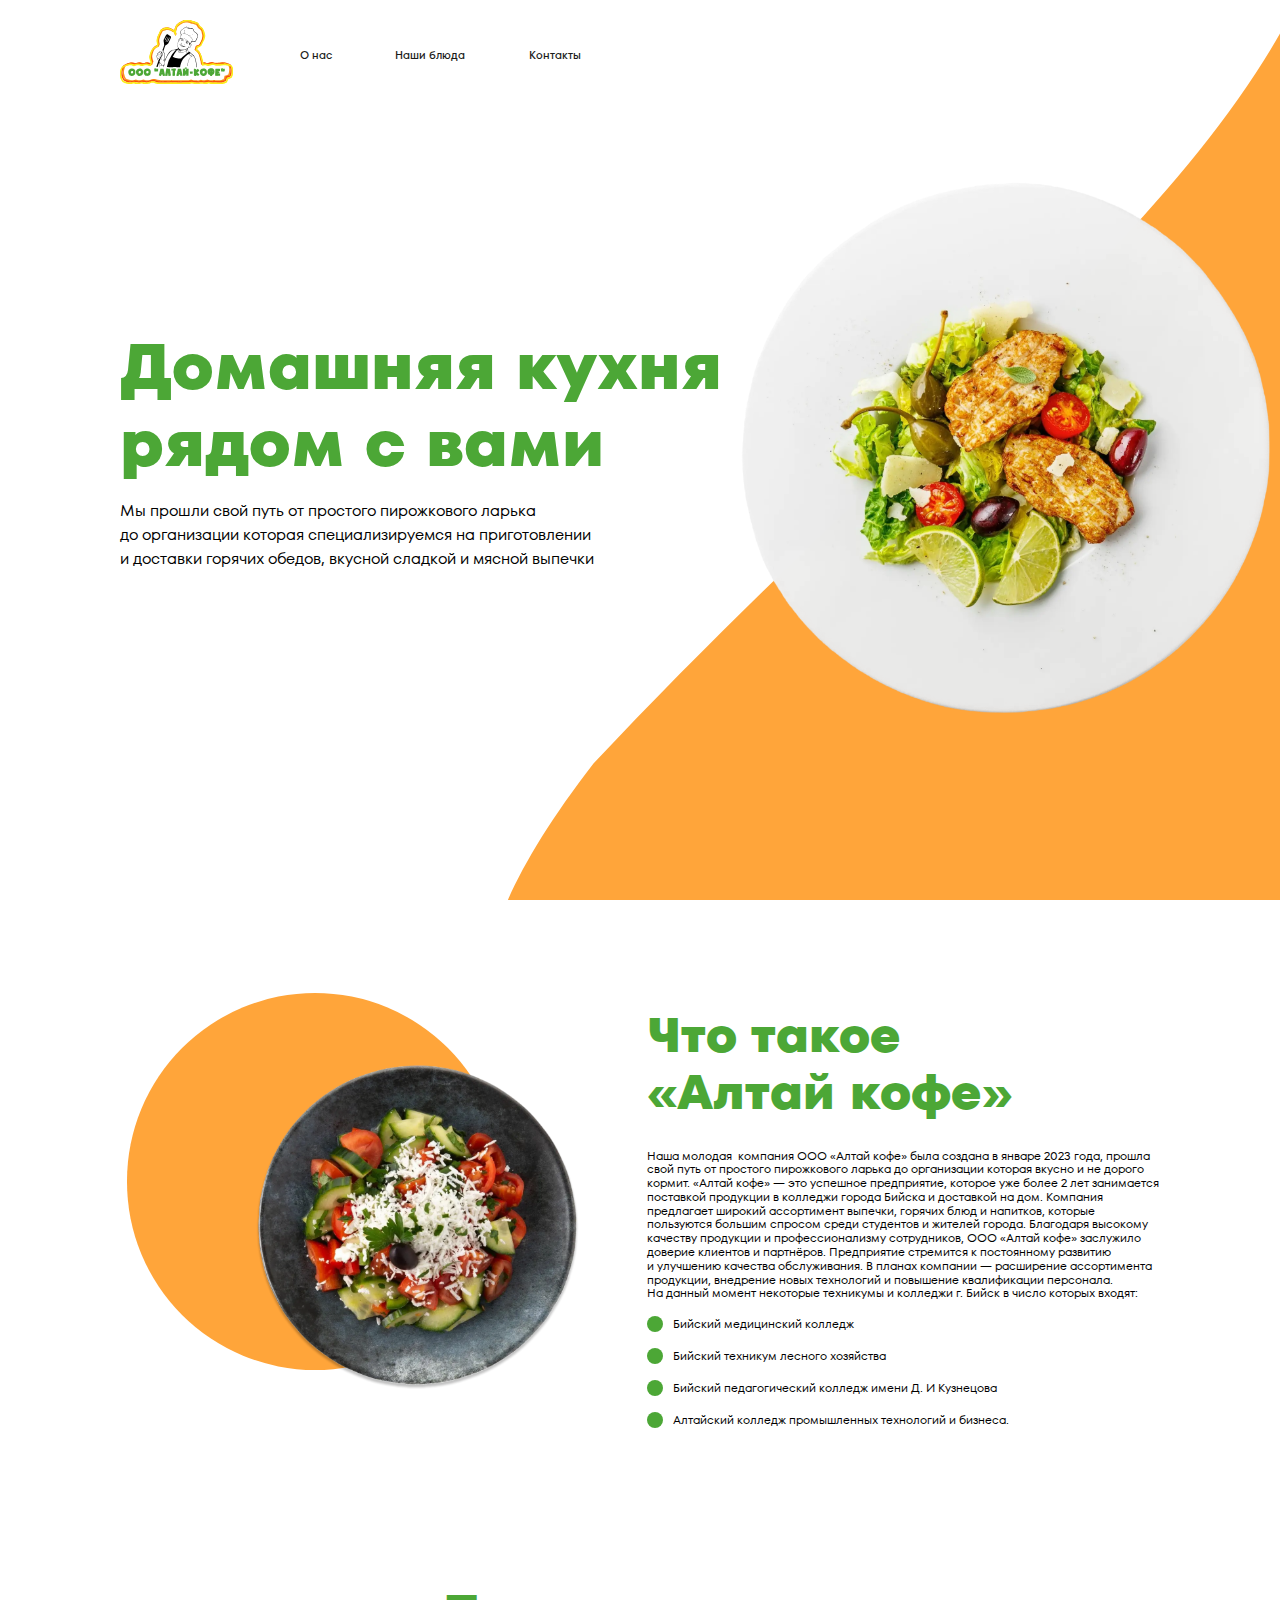
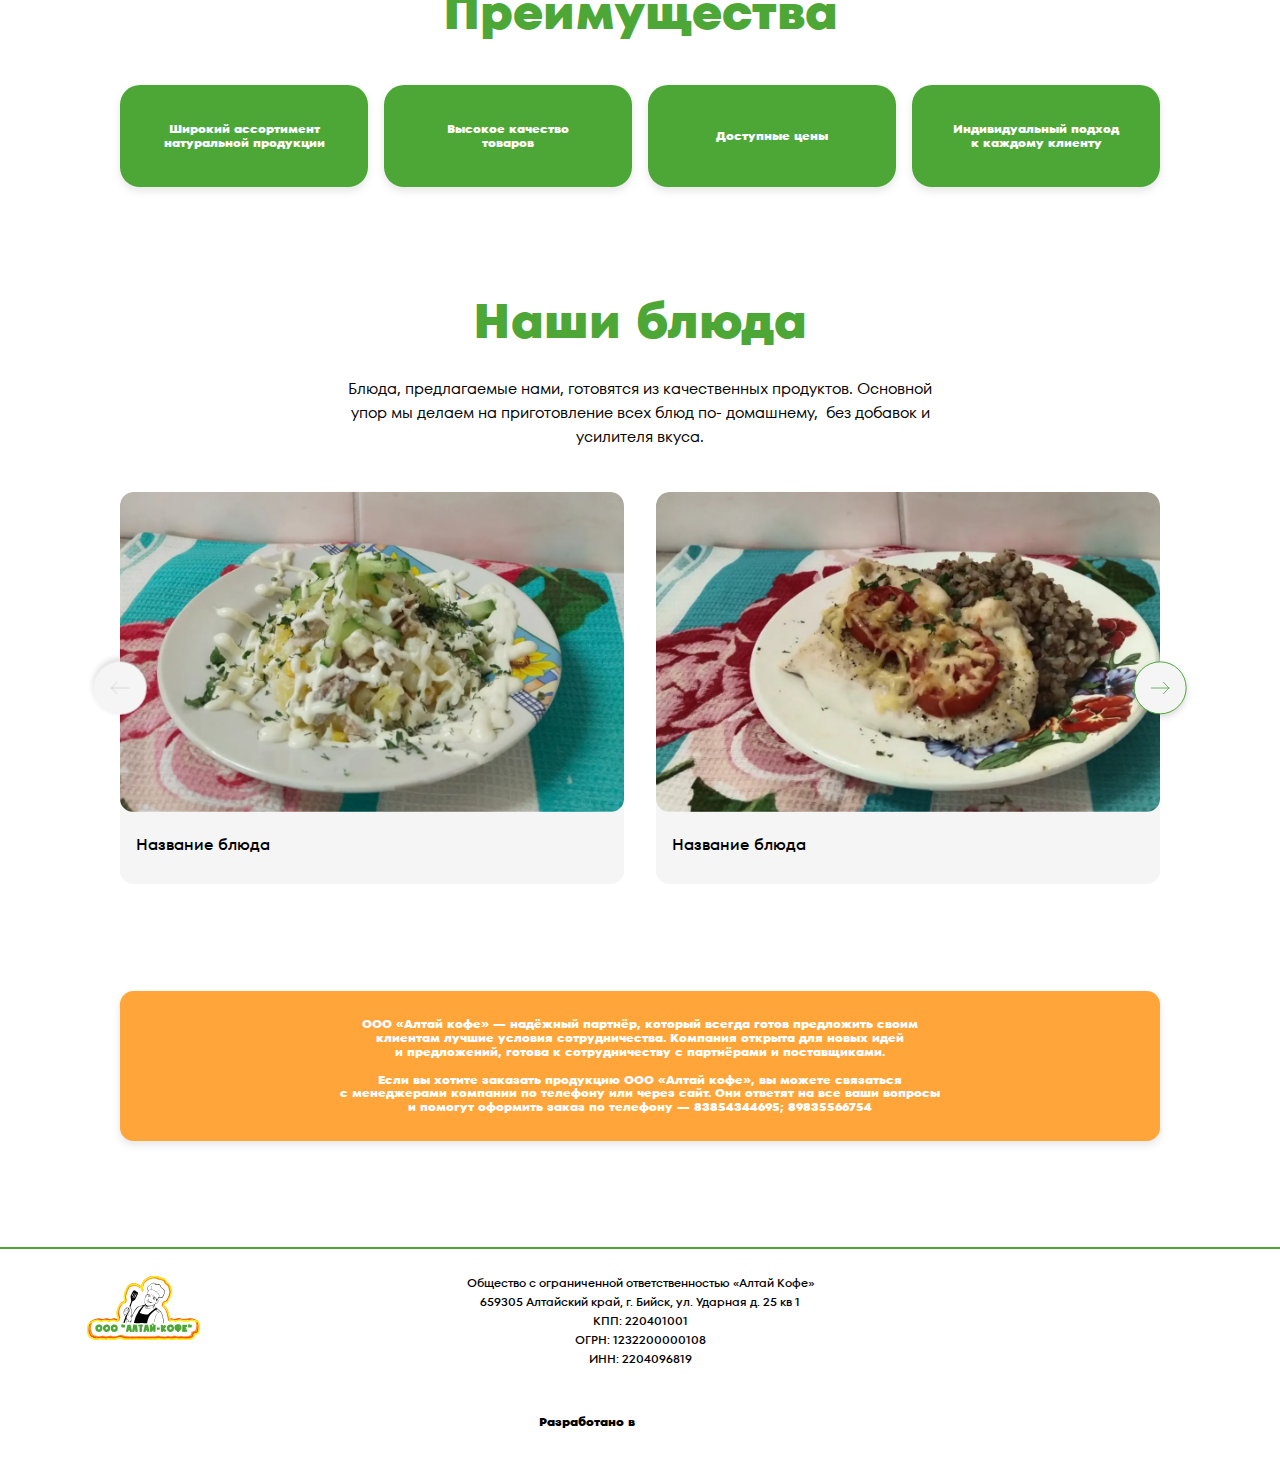
<file: docs/index.html>
<!DOCTYPE html>
<html lang="ru" class="page">
  <head>
    <meta charset="UTF-8" />
    <meta name="viewport" content="width=device-width, initial-scale=1.0" />
    <link rel="shortcut icon" href="favicon.ico" type="image/x-icon" />
    <meta http-equiv="X-UA-Compatible" content="ie=edge" />
    <meta name="theme-color" content="#111111" />
    <title>Алтай кафе</title>
    <link
      rel="preload"
      href="fonts/TT-Fors-Trial-Regular.woff2"
      as="font"
      type="font/woff2"
      crossorigin
    />
    <link
      rel="preload"
      href="fonts/TT-Fors-Trial-Medium.woff2"
      as="font"
      type="font/woff2"
      crossorigin
    />
    <link
      rel="preload"
      href="fonts/TT-Fors-Trial-ExtraBold.woff2"
      as="font"
      type="font/woff2"
      crossorigin
    />
    <link
      rel="preload"
      href="fonts/GraphikLCG-Regular.woff2"
      as="font"
      type="font/woff2"
      crossorigin
    />
    <link rel="stylesheet" href="css/vendor.css" />
    <link rel="stylesheet" href="css/main.css" />
    <script defer src="js/main.js"></script>
  </head>

  <body class="page__body">
    <div class="site-container">
      <header class="header">
        <div class="container">
          <div class="header__container">
            <a href="./" class="header__logo">
              <img src="./img/logo.svg" alt="" />
            </a>

            <nav class="header__nav nav">
              <ul class="nav__list list-reset">
                <li class="nav__item">
                  <a href="#about" class="nav__link">О нас</a>
                </li>
                <li class="nav__item">
                  <a href="#dishes" class="nav__link">Наши блюда</a>
                </li>
                <!-- <li class="nav__item">
            <a href="#proc" class="nav__link">Процесс приготовление</a>
          </li> -->
                <li class="nav__item">
                  <a href="#contacts" class="nav__link">Контакты</a>
                </li>
              </ul>
            </nav>

            <div class="header__burger">
              <span></span>
              <span></span>
              <span></span>
            </div>

            <div class="menu">
              <div class="menu__body">
                <nav class="nav menu__nav">
                  <ul class="nav__list list-reset">
                    <li class="nav__item">
                      <a href="#about" class="nav__link">О нас</a>
                    </li>
                    <li class="nav__item">
                      <a href="#dishes" class="nav__link">Наши блюда</a>
                    </li>
                    <!-- <li class="nav__item">
          <a href="#proc" class="nav__link">Процесс приготовление</a>
        </li> -->
                    <li class="nav__item">
                      <a href="#contacts" class="nav__link">Контакты</a>
                    </li>
                  </ul>
                </nav>
              </div>
            </div>
          </div>
        </div>
      </header>

      <main class="main">
        <section class="hero">
          <div class="container hero__container">
            <div class="hero__content">
              <h1 class="hero__title">
                Домашняя кухня<br />
                рядом с вами
              </h1>
              <p class="text hero__desc">
                Мы прошли свой путь от простого пирожкового ларька
                до организации которая специализируемся на приготовлении
                и доставки горячих обедов, вкусной сладкой и мясной выпечки
              </p>
            </div>
          </div>
        </section>
        <section class="about" id="about">
          <div class="container">
            <div class="about__container">
              <div class="about__left">
                <div class="about__img">
                  <img src="./img/about/01.webp" alt="" />
                </div>
              </div>
              <div class="about__content">
                <h2 class="title2 about__title">
                  Что такое<br />
                  «Алтай кофе»
                </h2>
                <p class="desc about__desc">
                  Наша молодая  компания ООО «Алтай кофе» была создана в январе
                  2023 года, прошла свой путь от простого пирожкового ларька
                  до организации которая вкусно и не дорого кормит. «Алтай
                  кофе» — это успешное предприятие, которое уже более 2 лет
                  занимается поставкой продукции в колледжи города Бийска
                  и доставкой на дом. Компания предлагает широкий ассортимент
                  выпечки, горячих блюд и напитков, которые пользуются большим
                  спросом среди студентов и жителей города. Благодаря высокому
                  качеству продукции и профессионализму сотрудников, ООО «Алтай
                  кофе» заслужило доверие клиентов и партнёров. Предприятие
                  стремится к постоянному развитию и улучшению качества
                  обслуживания. В планах компании — расширение ассортимента
                  продукции, внедрение новых технологий и повышение квалификации
                  персонала. На данный момент некоторые техникумы и колледжи
                  г. Бийск в число которых входят:
                </p>
                <ul class="list list-reset desc">
                  <li>Бийский медицинский колледж</li>
                  <li>Бийский техникум лесного хозяйства</li>
                  <li>Бийский педагогический колледж имени Д. И Кузнецова</li>
                  <li>Алтайский колледж промышленных технологий и бизнеса.</li>
                </ul>
              </div>
            </div>
          </div>
        </section>

        <section class="benefits">
          <div class="container">
            <h2 class="title2 benefits__title">Преимущества</h2>

            <div class="benefits__items">
              <div class="benefits__item">
                <p class="desc">
                  Широкий ассортимент<br />
                  натуральной продукции
                </p>
              </div>
              <div class="benefits__item">
                <p class="desc">Высокое качество<br />товаров</p>
              </div>
              <div class="benefits__item">
                <p class="desc">Доступные цены</p>
              </div>
              <div class="benefits__item">
                <p class="desc">
                  Индивидуальный подход<br />
                  к каждому клиенту
                </p>
              </div>
            </div>
          </div>
        </section>
        <section class="dishes" id="dishes">
          <div class="container">
            <h2 class="title2 dishes__title">Наши блюда</h2>
            <p class="text dishes__desc">
              Блюда, предлагаемые нами, готовятся из качественных продуктов.
              Основной упор мы делаем на приготовление всех блюд по- домашнему, 
              без добавок и усилителя вкуса.
            </p>
            <div class="dishes__wrapper">
              <div class="swiper dishes__slider">
                <div class="swiper-wrapper">
                  <div class="swiper-slide">
                    <div class="dishes__slide">
                      <div class="dishes__img">
                        <img src="./img/dishes/01.webp" alt="" />
                      </div>
                      <div class="dishes__name text">Название блюда</div>
                    </div>
                  </div>
                  <div class="swiper-slide">
                    <div class="dishes__slide">
                      <div class="dishes__img">
                        <img src="./img/dishes/02.webp" alt="" />
                      </div>
                      <div class="dishes__name text">Название блюда</div>
                    </div>
                  </div>
                  <div class="swiper-slide">
                    <div class="dishes__slide">
                      <div class="dishes__img">
                        <img src="./img/dishes/01.webp" alt="" />
                      </div>
                      <div class="dishes__name text">Название блюда</div>
                    </div>
                  </div>
                  <div class="swiper-slide">
                    <div class="dishes__slide">
                      <div class="dishes__img">
                        <img src="./img/dishes/02.webp" alt="" />
                      </div>
                      <div class="dishes__name text">Название блюда</div>
                    </div>
                  </div>
                </div>
              </div>
              <div class="control-btn control-btn__prev dish-prev">
                <svg
                  width="46"
                  height="30"
                  viewBox="0 0 46 30"
                  fill="none"
                  xmlns="http://www.w3.org/2000/svg"
                >
                  <path
                    d="M31.4615 29L45 15.0506M45 15.0506L31.4615 1M45 15.0506L1 15.0506"
                    stroke=""
                    stroke-width="2"
                    stroke-linecap="round"
                    stroke-linejoin="round"
                  />
                </svg>
              </div>
              <div class="control-btn control-btn__next dish-next">
                <svg
                  width="46"
                  height="30"
                  viewBox="0 0 46 30"
                  fill="none"
                  xmlns="http://www.w3.org/2000/svg"
                >
                  <path
                    d="M31.4615 29L45 15.0506M45 15.0506L31.4615 1M45 15.0506L1 15.0506"
                    stroke=""
                    stroke-width="2"
                    stroke-linecap="round"
                    stroke-linejoin="round"
                  />
                </svg>
              </div>
            </div>
          </div>
        </section>

        <!-- <section class="proc" id="proc">
          <div class="container">
            <h2 class="title2 proc__title">Процесс приготовления</h2>
            <p class="text proc__desc">
              Предлагаем своим посетителям окунуться в атмосферу вкусной еды
              и прохладных напитков,  специализируемся на приготовлении
              и доставки горячих обедов, вкусной сладкой и мясной выпечки.
            </p>

            <div class="proc__wrapper dishes__wrapper">
              <div class="swiper proc__slider">
                <div class="swiper-wrapper">
                  <div class="swiper-slide">
                    <div class="proc__slide dishes__slide">
                      <div class="dishes__img" data-video-src="">
                        <video
                          src="./cover.mp4"
                          poster="./img/dishes/01.webp"
                          autoplay
                          playsinline
                          muted
                          loop
                          alt=""
                        ></video>
                      </div>
                      <div class="dishes__name text">Название блюда</div>
                    </div>
                  </div>
                  <div class="swiper-slide">
                    <div class="proc__slide dishes__slide">
                      <div class="dishes__img" data-video-src="">
                        <video
                          src="./cover.mp4"
                          poster="./img/dishes/01.webp"
                          autoplay
                          playsinline
                          muted
                          loop
                          alt=""
                        ></video>
                      </div>
                      <div class="dishes__name text">Название блюда</div>
                    </div>
                  </div>
                  <div class="swiper-slide">
                    <div class="proc__slide dishes__slide">
                      <div class="dishes__img" data-video-src="">
                        <video
                          src="./cover.mp4"
                          poster="./img/dishes/01.webp"
                          autoplay
                          playsinline
                          muted
                          loop
                          alt=""
                        ></video>
                      </div>
                      <div class="dishes__name text">Название блюда</div>
                    </div>
                  </div>
                  <div class="swiper-slide">
                    <div class="proc__slide dishes__slide">
                      <div class="dishes__img" data-video-src="">
                        <video
                          src="./cover.mp4"
                          poster="./img/dishes/01.webp"
                          autoplay
                          playsinline
                          muted
                          loop
                          alt=""
                        ></video>
                      </div>
                      <div class="dishes__name text">Название блюда</div>
                    </div>
                  </div>
                </div>
              </div>
              <div class="control-btn control-btn__prev proc-prev">
                <svg
                  width="46"
                  height="30"
                  viewBox="0 0 46 30"
                  fill="none"
                  xmlns="http://www.w3.org/2000/svg"
                >
                  <path
                    d="M31.4615 29L45 15.0506M45 15.0506L31.4615 1M45 15.0506L1 15.0506"
                    stroke=""
                    stroke-width="2"
                    stroke-linecap="round"
                    stroke-linejoin="round"
                  />
                </svg>
              </div>
              <div class="control-btn control-btn__next proc-next">
                <svg
                  width="46"
                  height="30"
                  viewBox="0 0 46 30"
                  fill="none"
                  xmlns="http://www.w3.org/2000/svg"
                >
                  <path
                    d="M31.4615 29L45 15.0506M45 15.0506L31.4615 1M45 15.0506L1 15.0506"
                    stroke=""
                    stroke-width="2"
                    stroke-linecap="round"
                    stroke-linejoin="round"
                  />
                </svg>
              </div>
            </div>
          </div>
        </section> -->
        <section class="altay-plug">
          <div class="container">
            <div class="altay-plug__container">
              <p class="desc altay-plug__desc">
                ООО «Алтай кофе» — надёжный партнёр, который всегда готов
                предложить своим клиентам лучшие условия сотрудничества.
                Компания открыта для новых идей и предложений, готова
                к сотрудничеству с партнёрами и поставщиками.
                <br /><br />Если вы хотите заказать продукцию ООО «Алтай кофе»,
                вы можете связаться с менеджерами компании по телефону или через
                сайт. Они ответят на все ваши вопросы и помогут оформить заказ
                по телефону — 83854344695; 89835566754
              </p>
            </div>
          </div>
        </section>
      </main>
      <footer class="footer" id="contacts">
        <div class="container footer__top">
          <div class="footer__container">
            <div class="footer__left">
              <a href="./" class="footer__logo header__logo">
                <img src="./img/logo.svg" alt="" />
              </a>
            </div>

            <address class="footer__add desc">
              <p>Общество с ограниченной ответственностью «Алтай Кофе»</p>
              <p>659305 Алтайский край, г. Бийск, ул. Ударная д. 25 кв 1</p>
              <p>КПП: 220401001</p>
              <p>ОГРН: 1232200000108</p>
              <p>ИНН: 2204096819</p>
            </address>
          </div>
        </div>

        <div class="container footer__bottom">
          <a href="https://t.me/DevRent_ru" target="_blank" class="plug">
            <p class="desc">Разработано в</p>

            <video src="./logo.mp4" playsinline loop autoplay muted></video>
          </a>
        </div>
      </footer>
    </div>
  </body>
</html>
</file>
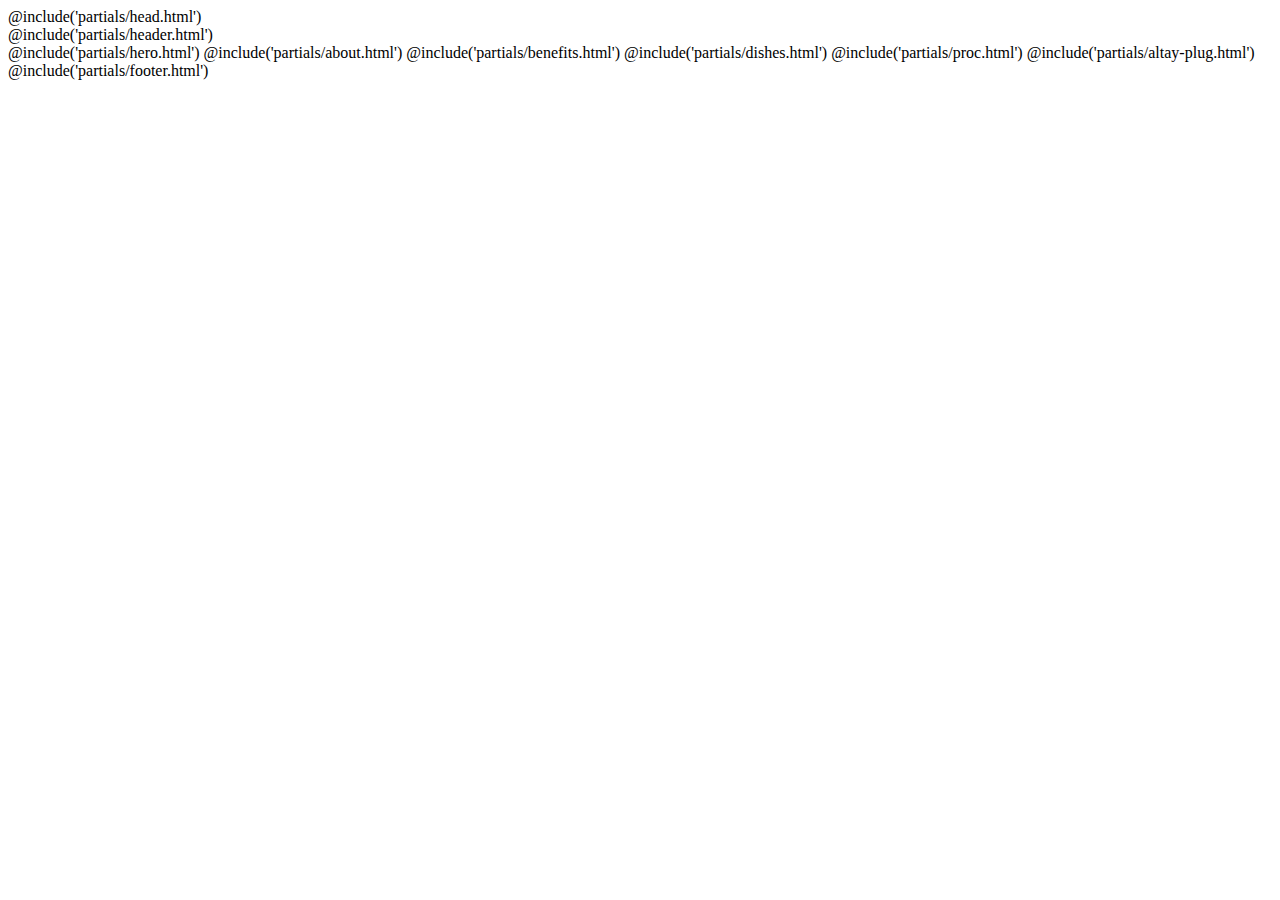
<file: src/index.html>
<!DOCTYPE html>
<html lang="ru" class="page">
  @include('partials/head.html')

  <body class="page__body">
    <div class="site-container">
      @include('partials/header.html')
      <main class="main">
        @include('partials/hero.html') @include('partials/about.html')
        @include('partials/benefits.html') @include('partials/dishes.html')
        @include('partials/proc.html') @include('partials/altay-plug.html')
      </main>
      @include('partials/footer.html')
    </div>
  </body>
</html>
</file>
<file: docs/css/main.css>
:root {
  --font-family: "TT Fors Trial", sans-serif;
  --second-family: "Graphik LCG", sans-serif;
  --content-width: 156rem;
  --container-offset: 5rem;
  --container-width: calc(var(--content-width) + (var(--container-offset) * 2));
  --light-color: #fff;
}
@media (max-width: 576px) {
  :root {
    --container-offset: 1.5rem;
  }
}

/* stylelint-disable */
/* stylelint-disable */
/* stylelint-disable */
.custom-checkbox__field:checked + .custom-checkbox__content::after {
  opacity: 1;
}

.custom-checkbox__field:focus + .custom-checkbox__content::before {
  outline: 2px solid #f00;
  outline-offset: 2px;
}

.custom-checkbox__field:disabled + .custom-checkbox__content {
  opacity: 0.4;
  pointer-events: none;
}

/* stylelint-disable */
/* stylelint-disable */
/* stylelint-disable value-keyword-case */
@font-face {
  font-family: "TT Fors Trial";
  src: url("../fonts/../fonts/TT-Fors-Trial-Regular.woff2") format("woff2");
  font-weight: 400;
  font-display: swap;
  font-style: normal;
}
@font-face {
  font-family: "TT Fors Trial";
  src: url("../fonts/../fonts/TT-Fors-Trial-Medium.woff2") format("woff2");
  font-weight: 500;
  font-display: swap;
  font-style: normal;
}
@font-face {
  font-family: "TT Fors Trial";
  src: url("../fonts/../fonts/TT-Fors-Trial-ExtraBold.woff2") format("woff2");
  font-weight: 600;
  font-display: swap;
  font-style: normal;
}
@font-face {
  font-family: "Graphik LCG";
  src: url("../fonts/../fonts/GraphikLCG-Regular.woff2") format("woff2");
  font-weight: 400;
  font-display: swap;
  font-style: normal;
}
*,
*::before,
*::after {
  -webkit-box-sizing: border-box;
  box-sizing: border-box;
}

html {
  font-size: 0.5208333333vw;
}
@media (max-width: 768px) {
  html {
    font-size: 1.4285714286vw;
  }
}
@media (max-width: 576px) {
  html {
    font-size: 2.3255813953vw;
  }
}

.page {
  height: 100%;
  font-family: var(--font-family, sans-serif);
  -webkit-text-size-adjust: 100%;
  scroll-behavior: smooth;
}

.page__body {
  margin: 0;
  min-width: 360px;
  min-height: 100%;
  font-size: 16px;
}

img {
  height: auto;
  max-width: 100%;
  -o-object-fit: cover;
  object-fit: cover;
}

a {
  text-decoration: none;
}

.site-container {
  overflow: hidden;
}

.is-hidden {
  display: none !important;
  /* stylelint-disable-line declaration-no-important */
}

.btn-reset {
  border: none;
  padding: 0;
  background-color: transparent;
  cursor: pointer;
}

.list-reset {
  list-style: none;
  margin: 0;
  padding: 0;
}

.input-reset {
  -webkit-appearance: none;
  -moz-appearance: none;
  appearance: none;
  border: none;
  border-radius: 0;
  background-color: #fff;
}
.input-reset::-webkit-search-decoration, .input-reset::-webkit-search-cancel-button, .input-reset::-webkit-search-results-button, .input-reset::-webkit-search-results-decoration {
  display: none;
}

.visually-hidden {
  position: absolute;
  overflow: hidden;
  margin: -1px;
  border: 0;
  padding: 0;
  width: 1px;
  height: 1px;
  clip: rect(0 0 0 0);
}

.container {
  margin: 0 auto;
  padding: 0 var(--container-offset);
  max-width: var(--container-width);
}

.centered {
  text-align: center;
}

.dis-scroll {
  position: fixed;
  left: 0;
  top: 0;
  overflow: hidden;
  width: 100%;
  height: 100vh;
  -ms-scroll-chaining: none;
  overscroll-behavior: none;
}

.page--ios .dis-scroll {
  position: relative;
}

.text {
  margin: 0;
  font-family: var(--font-family);
  font-weight: 400;
  font-size: 2.4rem;
  line-height: 150%;
  color: #000;
}
@media (max-width: 768px) {
  .text {
    font-size: 1.6rem;
  }
}

.title2 {
  margin: 0;
  margin-bottom: 4rem;
  font-family: var(--font-family);
  font-weight: 800;
  font-size: 7.2rem;
  line-height: 120%;
  color: #4ca736;
}
@media (max-width: 768px) {
  .title2 {
    font-size: 4rem;
  }
}

.desc {
  margin: 0;
  margin-bottom: 2.4rem;
  font-weight: 400;
  font-size: 1.8rem;
  color: #000;
}
@media (max-width: 768px) {
  .desc {
    font-size: 1.6rem;
  }
}

.list li {
  display: -webkit-box;
  display: -ms-flexbox;
  display: flex;
  -webkit-box-align: center;
  -ms-flex-align: center;
  align-items: center;
  gap: 1.6rem;
}
.list li:not(:last-child) {
  margin-bottom: 2.4rem;
}
.list li::before {
  content: "";
  display: block;
  width: 2.4rem;
  height: 2.4rem;
  background-color: #4ca736;
  border-radius: 100%;
  -ms-flex-negative: 0;
  flex-shrink: 0;
}

.control-btn {
  position: absolute;
  z-index: 6;
  top: 50%;
  background-color: #f5f5f5;
  width: 8rem;
  height: 8rem;
  border-radius: 100%;
  border: 1px solid #4ca736;
  -webkit-box-shadow: 0 3px 6px 0 rgba(42, 42, 42, 0.18);
  box-shadow: 0 3px 6px 0 rgba(42, 42, 42, 0.18);
  display: -webkit-box;
  display: -ms-flexbox;
  display: flex;
  -webkit-box-align: center;
  -ms-flex-align: center;
  align-items: center;
  -webkit-box-pack: center;
  -ms-flex-pack: center;
  justify-content: center;
  -webkit-transition: 0.3s ease-out;
  transition: 0.3s ease-out;
  cursor: pointer;
}
@media (max-width: 768px) {
  .control-btn {
    width: 4rem;
    height: 4rem;
  }
}
.control-btn svg {
  stroke: #4ca736;
  width: 2.8rem;
  height: 4.4rem;
  -webkit-transition: 0.3s ease-out;
  transition: 0.3s ease-out;
}
@media (max-width: 768px) {
  .control-btn svg {
    width: 2.4rem;
    height: 1.6rem;
  }
}
.control-btn__prev {
  left: 0;
  -webkit-transform: translate(-50%, -50%) rotate(180deg);
  -ms-transform: translate(-50%, -50%) rotate(180deg);
  transform: translate(-50%, -50%) rotate(180deg);
}
@media (max-width: 576px) {
  .control-btn__prev {
    left: 1rem;
  }
}
.control-btn__next {
  right: 0;
  -webkit-transform: translate(50%, -50%);
  -ms-transform: translate(50%, -50%);
  transform: translate(50%, -50%);
}
@media (max-width: 576px) {
  .control-btn__next {
    right: 1rem;
  }
}
.control-btn.swiper-button-disabled {
  border-color: transparent;
  pointer-events: none;
}
.control-btn.swiper-button-disabled svg {
  stroke: #d2d2d2;
}

.header {
  position: absolute;
  left: 0;
  top: 0;
  width: 100%;
  z-index: 100;
  padding: 3rem 0;
}
@media (max-width: 768px) {
  .header {
    padding: 1.6rem 0;
  }
}
@media (max-width: 768px) {
  .header__nav {
    display: none;
  }
}
.header__container {
  display: -webkit-box;
  display: -ms-flexbox;
  display: flex;
  -webkit-box-align: center;
  -ms-flex-align: center;
  align-items: center;
  gap: 10rem;
}
@media (max-width: 768px) {
  .header__container {
    -webkit-box-pack: justify;
    -ms-flex-pack: justify;
    justify-content: space-between;
  }
}
.header__logo {
  display: block;
  width: 17rem;
  height: auto;
}
@media (max-width: 768px) {
  .header__logo {
    width: 11.3rem;
  }
}
.header__logo img {
  width: 100%;
  -o-object-fit: contain;
  object-fit: contain;
}
.header__burger {
  display: none;
  -webkit-box-orient: vertical;
  -webkit-box-direction: normal;
  -ms-flex-direction: column;
  flex-direction: column;
  -webkit-box-align: center;
  -ms-flex-align: center;
  align-items: center;
  -webkit-box-pack: center;
  -ms-flex-pack: center;
  justify-content: center;
  background-color: #4ca736;
  border-radius: 100%;
  width: 3.2rem;
  height: 3.2rem;
  gap: 0.4rem;
  position: relative;
  z-index: 120;
}
.header__burger span {
  display: block;
  position: absolute;
  background: #337AB7;
  border-radius: 9px;
  opacity: 1;
  left: 0.9rem;
  -webkit-transition: 0.25s ease-in-out;
  transition: 0.25s ease-in-out;
  height: 1.2px;
  width: 1.6rem;
  background-color: #fff;
  -webkit-transition: 0.3s ease-out;
  transition: 0.3s ease-out;
}
.header__burger span:nth-child(1) {
  top: 1.1rem;
}
.header__burger span:nth-child(2) {
  top: 1.5rem;
}
.header__burger span:nth-child(3) {
  top: 1.9rem;
}
.header__burger.active span:nth-child(1) {
  top: 1.5rem;
  -webkit-transform: rotate(135deg);
  -ms-transform: rotate(135deg);
  transform: rotate(135deg);
}
.header__burger.active span:nth-child(2) {
  opacity: 0;
  left: -6rem;
}
.header__burger.active span:nth-child(3) {
  top: 1.5rem;
  -webkit-transform: rotate(-135deg);
  -ms-transform: rotate(-135deg);
  transform: rotate(-135deg);
}
@media (max-width: 768px) {
  .header__burger {
    display: -webkit-box;
    display: -ms-flexbox;
    display: flex;
  }
}

.nav__list {
  display: -webkit-box;
  display: -ms-flexbox;
  display: flex;
  -webkit-box-align: center;
  -ms-flex-align: center;
  align-items: center;
  gap: 9.5rem;
}
.nav__link {
  position: relative;
  display: inline-block;
  font-family: var(--font-family);
  font-weight: 500;
  font-size: 1.6rem;
  color: #1b1c1a;
}
.nav__link::before {
  content: "";
  position: absolute;
  left: 0;
  top: 100%;
  background-color: #1b1c1a;
  width: 10%;
  opacity: 0;
  height: 1px;
  -webkit-transition: 0.3s ease-out;
  transition: 0.3s ease-out;
}
@media (any-hover: hover) {
  .nav__link:hover::before {
    width: 100%;
    opacity: 1;
  }
}

.hero {
  height: 100vh;
  position: relative;
  z-index: 2;
}
.hero::after {
  content: "";
  position: absolute;
  right: 0;
  top: 50%;
  -webkit-transform: translateY(-50%);
  -ms-transform: translateY(-50%);
  transform: translateY(-50%);
  width: 62%;
  height: 100%;
  z-index: -1;
  -webkit-mask-image: url("./../img/mask.svg");
  mask-image: url("./../img/mask.svg");
  -webkit-mask-size: auto 170%;
  mask-size: auto 170%;
  -webkit-mask-repeat: no-repeat;
  mask-repeat: no-repeat;
  -webkit-mask-position: left;
  mask-position: left;
  background-color: #FFA53A;
}
@media (max-width: 768px) {
  .hero::after {
    top: unset;
    bottom: 0;
    right: unset;
    left: 0;
    -webkit-transform: unset;
    -ms-transform: unset;
    transform: unset;
    width: 200%;
    height: 90%;
    -webkit-mask-size: 100%;
    mask-size: 100%;
    -webkit-mask-position: left top;
    mask-position: left top;
  }
}
@media (max-width: 576px) {
  .hero::after {
    -webkit-mask-size: 140% 140%;
    mask-size: 140% 140%;
    -webkit-mask-position: 10%;
    mask-position: 10%;
  }
}
.hero::before {
  content: "";
  position: absolute;
  right: 0rem;
  top: 50%;
  -webkit-transform: translateY(-50%);
  -ms-transform: translateY(-50%);
  transform: translateY(-50%);
  width: 85rem;
  height: 85rem;
  background-image: url("./../img/dish.webp");
  background-repeat: no-repeat;
  background-size: contain;
  background-position: center;
}
@media (max-width: 768px) {
  .hero::before {
    width: 38rem;
    height: 38rem;
    top: unset;
    bottom: 20rem;
    -webkit-transform: unset;
    -ms-transform: unset;
    transform: unset;
  }
}
@media (max-width: 576px) {
  .hero::before {
    bottom: 10vh;
  }
}
.hero__title {
  margin: 0;
  margin-bottom: 2.4rem;
  font-weight: 800;
  font-size: 9.6rem;
  line-height: 120%;
  color: #4ca736;
}
@media (max-width: 768px) {
  .hero__title {
    font-size: 4rem;
    margin-bottom: 1.6rem;
  }
}
.hero__container {
  min-height: 100%;
  display: -webkit-box;
  display: -ms-flexbox;
  display: flex;
  -webkit-box-orient: vertical;
  -webkit-box-direction: normal;
  -ms-flex-direction: column;
  flex-direction: column;
  -webkit-box-pack: center;
  -ms-flex-pack: center;
  justify-content: center;
}
@media (max-width: 768px) {
  .hero__container {
    -webkit-box-pack: start;
    -ms-flex-pack: start;
    justify-content: flex-start;
    padding-top: 13rem;
  }
}
.hero__desc {
  max-width: 73rem;
}

.about {
  padding: 16rem 0 21rem;
}
@media (max-width: 768px) {
  .about {
    padding: 9rem 0;
  }
}
.about__container {
  display: -ms-grid;
  display: grid;
  -ms-grid-columns: (1fr)[12];
  grid-template-columns: repeat(12, 1fr);
  gap: 2rem;
}
@media (max-width: 768px) {
  .about__container {
    display: -webkit-box;
    display: -ms-flexbox;
    display: flex;
    -webkit-box-orient: vertical;
    -webkit-box-direction: reverse;
    -ms-flex-direction: column-reverse;
    flex-direction: column-reverse;
    gap: 6rem;
  }
}
.about__left {
  -ms-grid-column-span: 6;
  grid-column: 6 span;
  padding-right: 6rem;
  display: -webkit-box;
  display: -ms-flexbox;
  display: flex;
  -webkit-box-align: center;
  -ms-flex-align: center;
  align-items: center;
  -webkit-box-pack: end;
  -ms-flex-pack: end;
  justify-content: flex-end;
}
@media (max-width: 768px) {
  .about__left {
    padding-right: 2rem;
    padding-left: 2rem;
  }
}
.about__content {
  -ms-grid-column-span: 6;
  grid-column: 6 span;
}
.about__img {
  width: 52rem;
  height: auto;
  position: relative;
}
@media (max-width: 768px) {
  .about__img {
    width: 25rem;
  }
}
.about__img img {
  position: relative;
  z-index: 2;
  width: 100%;
  height: auto;
  -o-object-fit: contain;
  object-fit: contain;
}
.about__img::before {
  content: "";
  position: absolute;
  left: -18rem;
  top: -7rem;
  border-radius: 100%;
  width: 56.5rem;
  height: 56.5rem;
  background-color: #FFA53A;
}
@media (max-width: 768px) {
  .about__img::before {
    width: 27rem;
    height: 27rem;
    left: -9rem;
    top: -3rem;
  }
}

.benefits {
  margin-bottom: 16rem;
}
@media (max-width: 768px) {
  .benefits {
    margin-bottom: 9.6rem;
  }
}
.benefits__title {
  margin-bottom: 6.4rem;
  text-align: center;
}
@media (max-width: 768px) {
  .benefits__title {
    margin-bottom: 3.2rem;
  }
}
.benefits__items {
  display: -ms-grid;
  display: grid;
  -ms-grid-columns: (1fr)[4];
  grid-template-columns: repeat(4, 1fr);
  gap: 2.4rem;
}
@media (max-width: 768px) {
  .benefits__items {
    -ms-grid-columns: 1fr;
    grid-template-columns: 1fr;
  }
}
.benefits__item {
  -webkit-box-shadow: 0 4px 8px 0 rgba(0, 0, 0, 0.1);
  box-shadow: 0 4px 8px 0 rgba(0, 0, 0, 0.1);
  background: #4ca736;
  border-radius: 20px;
  height: 15.3rem;
  padding: 2rem;
  display: -webkit-box;
  display: -ms-flexbox;
  display: flex;
  -webkit-box-align: center;
  -ms-flex-align: center;
  align-items: center;
  -webkit-box-pack: center;
  -ms-flex-pack: center;
  justify-content: center;
}
.benefits__item p {
  margin: 0;
  text-align: center;
  font-weight: 700;
  color: #fff;
}

.dishes {
  padding: 16rem 0;
  padding-top: 0;
}
@media (max-width: 768px) {
  .dishes {
    padding-bottom: 9rem;
  }
}
.dishes__title {
  text-align: center;
}
.dishes__wrapper {
  position: relative;
}
.dishes__desc {
  text-align: center;
  max-width: 90rem;
  margin: 0 auto;
  margin-bottom: 6.4rem;
}
.dishes__slide {
  border-radius: 2rem;
  overflow: hidden;
  background-color: #f5f5f5;
}
.dishes__img {
  height: 48rem;
  border-radius: 2rem;
  overflow: hidden;
}
@media (max-width: 768px) {
  .dishes__img {
    height: 25rem;
  }
}
.dishes__img img,
.dishes__img video {
  width: 100%;
  height: 100%;
  -o-object-fit: cover;
  object-fit: cover;
}
.dishes__name {
  padding: 3.2rem 2.4rem 4rem;
  font-weight: 500;
}

.proc {
  padding: 16rem 0;
  padding-top: 0;
}
@media (max-width: 768px) {
  .proc {
    padding-bottom: 9rem;
  }
}
.proc__title {
  text-align: center;
}
.proc__desc {
  text-align: center;
  margin: 0 auto;
  margin-bottom: 6.4rem;
  max-width: 96rem;
}
.proc__slide .dishes__img {
  position: relative;
}
.proc__slide .dishes__img::after {
  content: "";
  position: absolute;
  z-index: 2;
  left: 0;
  top: 0;
  width: 100%;
  height: 100%;
  background: rgba(0, 0, 0, 0.26);
}
.proc__slide .dishes__img::before {
  content: "";
  position: absolute;
  cursor: pointer;
  width: 7.2rem;
  height: 7.2rem;
  border-radius: 100%;
  background-color: #fff;
  z-index: 4;
  left: 50%;
  top: 50%;
  -webkit-transform: translate(-50%, -50%);
  -ms-transform: translate(-50%, -50%);
  transform: translate(-50%, -50%);
  background-image: url("./../img/play.svg");
  background-size: 50%;
  background-repeat: no-repeat;
  background-position: 60% center;
}
@media (max-width: 768px) {
  .proc__slide .dishes__img::before {
    width: 5.6rem;
    height: 5.6rem;
  }
}
.proc__slide .dishes__img.active::before, .proc__slide .dishes__img.active::after {
  opacity: 0;
  z-index: -100;
}

.footer {
  border-top: 2px solid #4ca736;
}
.footer__top {
  padding: 4rem 0;
  padding-bottom: 0;
}
@media (max-width: 768px) {
  .footer__top {
    padding: 3rem 0;
    padding-bottom: 0;
  }
}
.footer__bottom {
  padding: 2rem 0;
  padding-top: 0;
}
.footer__container {
  display: -ms-grid;
  display: grid;
  -ms-grid-columns: (1fr)[12];
  grid-template-columns: repeat(12, 1fr);
  gap: 2rem;
}
@media (max-width: 768px) {
  .footer__container {
    display: -webkit-box;
    display: -ms-flexbox;
    display: flex;
    -webkit-box-align: center;
    -ms-flex-align: center;
    align-items: center;
    -webkit-box-orient: vertical;
    -webkit-box-direction: reverse;
    -ms-flex-direction: column-reverse;
    flex-direction: column-reverse;
    gap: 3.2rem;
  }
}
.footer__left {
  -ms-grid-column-span: 4;
  grid-column: 4 span;
}
.footer__add {
  text-align: center;
  -ms-grid-column-span: 4;
  grid-column: 4 span;
  font-style: normal;
}
@media (max-width: 768px) {
  .footer__add {
    max-width: 26.5rem;
  }
}
.footer__add p {
  margin: 0;
  font-weight: 500;
}
.footer__add p:not(:last-child) {
  margin-bottom: 0.8rem;
}

.plug {
  display: -webkit-box;
  display: -ms-flexbox;
  display: flex;
  -webkit-box-pack: center;
  -ms-flex-pack: center;
  justify-content: center;
  -webkit-box-align: center;
  -ms-flex-align: center;
  align-items: center;
  gap: 2rem;
}
.plug p {
  font-weight: 600;
  margin: 0;
}
.plug video {
  width: 14rem;
  height: auto;
  height: 12rem;
  -o-object-fit: cover;
  object-fit: cover;
}

.altay-plug {
  margin-bottom: 16rem;
}
@media (max-width: 768px) {
  .altay-plug {
    margin-bottom: 9.6rem;
  }
}
.altay-plug__container {
  padding: 4rem 1.2rem;
  -webkit-box-shadow: 0 4px 8px 0 rgba(0, 0, 0, 0.1);
  box-shadow: 0 4px 8px 0 rgba(0, 0, 0, 0.1);
  background: #ffa53a;
  border-radius: 2rem;
}
.altay-plug__desc {
  text-align: center;
  width: 100%;
  margin: 0 auto;
  max-width: 91rem;
  color: #fff;
  font-weight: 700;
}

.menu {
  position: absolute;
  z-index: 100;
  right: 0;
  top: 0;
  width: 100%;
  height: 100vh;
  background-color: #fff;
  -webkit-transition: 0.3s ease-out;
  transition: 0.3s ease-out;
  -webkit-transform: translateY(-120%);
  -ms-transform: translateY(-120%);
  transform: translateY(-120%);
  opacity: 0;
}
.menu.active {
  -webkit-transform: translateY(0);
  -ms-transform: translateY(0);
  transform: translateY(0);
  opacity: 1;
}
.menu__body {
  padding: 11rem 2rem;
}
.menu__nav .nav__list {
  -webkit-box-orient: vertical;
  -webkit-box-direction: normal;
  -ms-flex-direction: column;
  flex-direction: column;
  gap: 4rem;
  -webkit-box-align: center;
  -ms-flex-align: center;
  align-items: center;
  text-align: center;
}
.menu__nav .nav__link {
  color: #4ca736;
}/*# sourceMappingURL=main.css.map */
</file>
